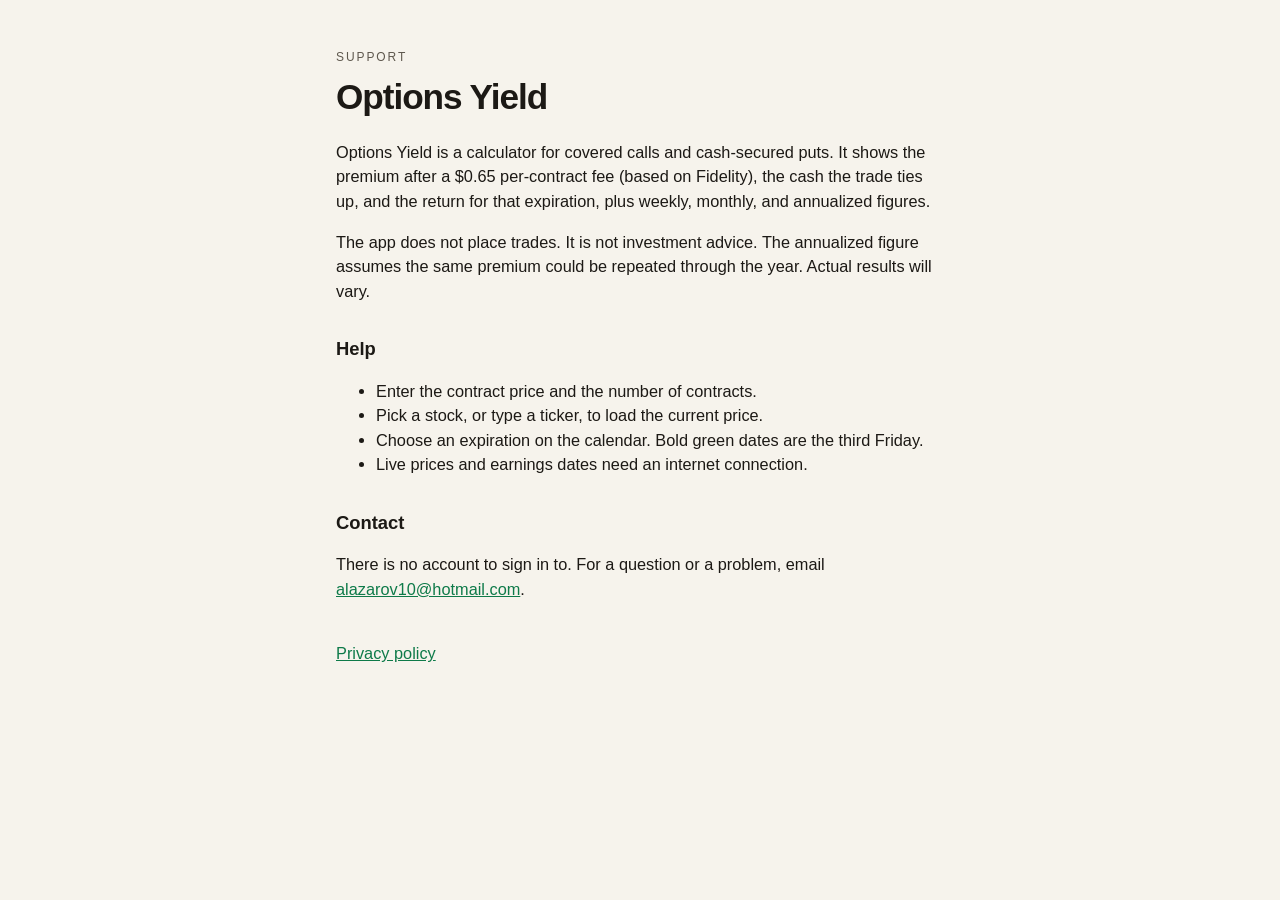
<file: index.html>
<!DOCTYPE html>
<html lang="en">
<head>
  <meta charset="utf-8" />
  <meta name="viewport" content="width=device-width, initial-scale=1" />
  <title>Options Yield — Support</title>
  <link rel="stylesheet" href="site.css" />
</head>
<body>
  <main>
    <p class="kicker">Support</p>
    <h1>Options Yield</h1>
    <p>Options Yield is a calculator for covered calls and cash-secured puts. It shows the premium after a $0.65 per-contract fee (based on Fidelity), the cash the trade ties up, and the return for that expiration, plus weekly, monthly, and annualized figures.</p>
    <p>The app does not place trades. It is not investment advice. The annualized figure assumes the same premium could be repeated through the year. Actual results will vary.</p>
    <h2>Help</h2>
    <ul>
      <li>Enter the contract price and the number of contracts.</li>
      <li>Pick a stock, or type a ticker, to load the current price.</li>
      <li>Choose an expiration on the calendar. Bold green dates are the third Friday.</li>
      <li>Live prices and earnings dates need an internet connection.</li>
    </ul>
    <h2>Contact</h2>
    <p>There is no account to sign in to. For a question or a problem, email <a href="mailto:alazarov10@hotmail.com">alazarov10@hotmail.com</a>.</p>
    <p class="foot"><a href="privacy.html">Privacy policy</a></p>
  </main>
</body>
</html>
</file>
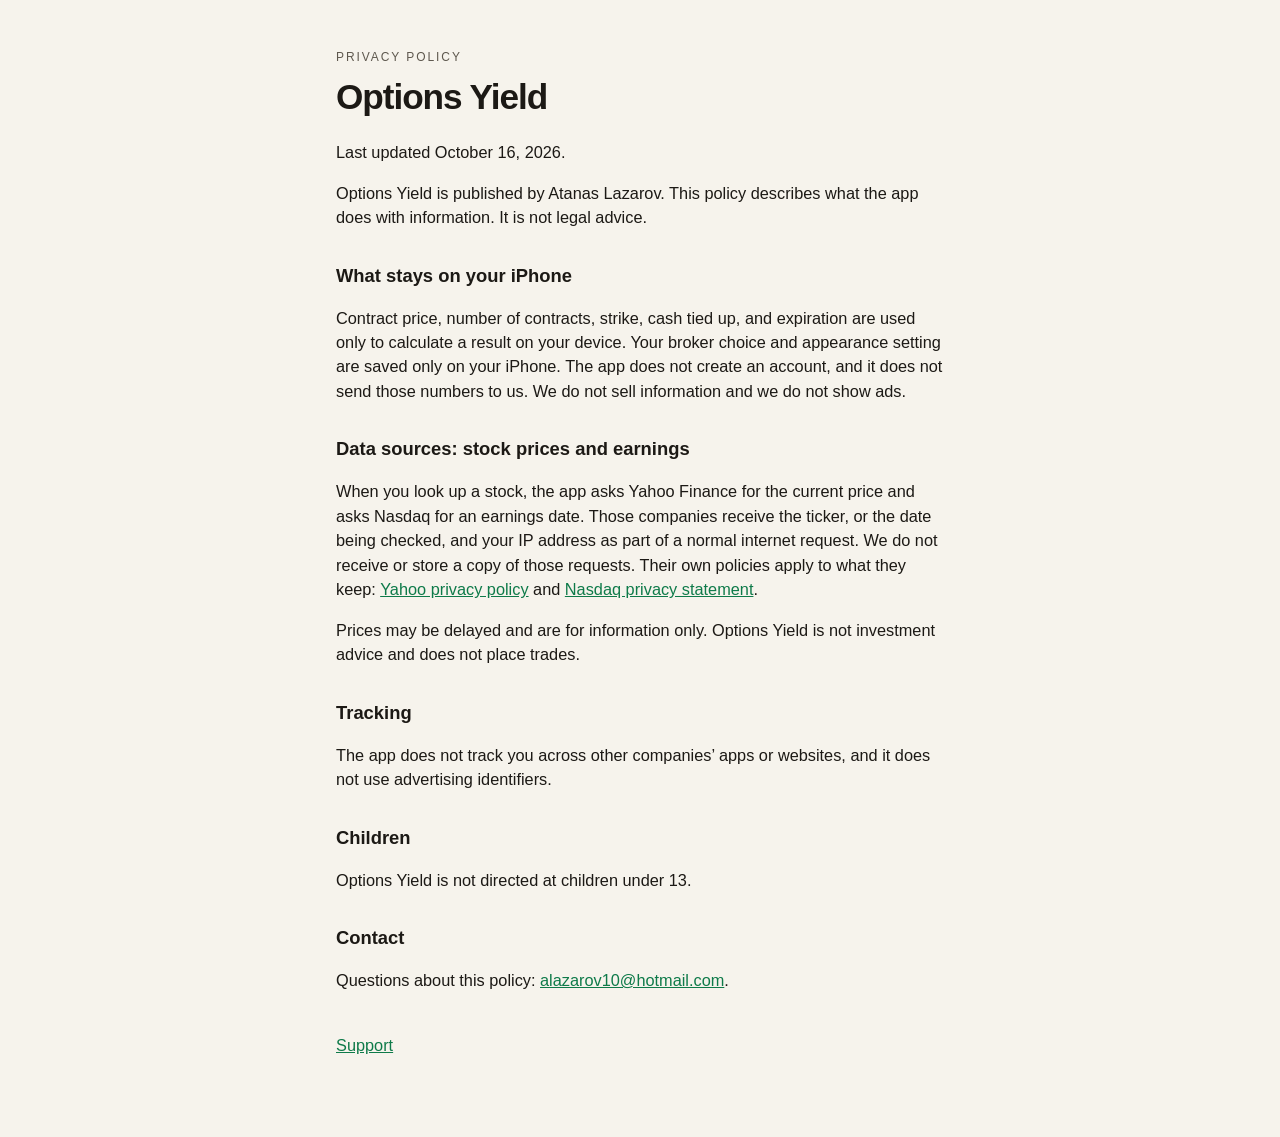
<file: privacy.html>
<!DOCTYPE html>
<html lang="en">
<head>
  <meta charset="utf-8" />
  <meta name="viewport" content="width=device-width, initial-scale=1" />
  <title>Options Yield — Privacy Policy</title>
  <link rel="stylesheet" href="site.css" />
</head>
<body>
  <main>
    <p class="kicker">Privacy policy</p>
    <h1>Options Yield</h1>
    <p>Last updated October 16, 2026.</p>
    <p>Options Yield is published by Atanas Lazarov. This policy describes what the app does with information. It is not legal advice.</p>
    <h2>What stays on your iPhone</h2>
    <p>Contract price, number of contracts, strike, cash tied up, and expiration are used only to calculate a result on your device. Your broker choice and appearance setting are saved only on your iPhone. The app does not create an account, and it does not send those numbers to us. We do not sell information and we do not show ads.</p>
    <h2>Data sources: stock prices and earnings</h2>
    <p>When you look up a stock, the app asks Yahoo Finance for the current price and asks Nasdaq for an earnings date. Those companies receive the ticker, or the date being checked, and your IP address as part of a normal internet request. We do not receive or store a copy of those requests. Their own policies apply to what they keep: <a href="https://legal.yahoo.com/us/en/yahoo/privacy/index.html">Yahoo privacy policy</a> and <a href="https://www.nasdaq.com/privacy-statement">Nasdaq privacy statement</a>.</p>
    <p>Prices may be delayed and are for information only. Options Yield is not investment advice and does not place trades.</p>
    <h2>Tracking</h2>
    <p>The app does not track you across other companies’ apps or websites, and it does not use advertising identifiers.</p>
    <h2>Children</h2>
    <p>Options Yield is not directed at children under 13.</p>
    <h2>Contact</h2>
    <p>Questions about this policy: <a href="mailto:alazarov10@hotmail.com">alazarov10@hotmail.com</a>.</p>
    <p class="foot"><a href="index.html">Support</a></p>
  </main>
</body>
</html>
</file>
<file: site.css>
:root { color-scheme: light dark; }
body {
  margin: 0;
  font-family: -apple-system, BlinkMacSystemFont, "Segoe UI", sans-serif;
  background: #f6f3ec;
  color: #1c1915;
  line-height: 1.5;
}
main { max-width: 38rem; margin: 0 auto; padding: 3rem 1.25rem 4rem; }
.kicker { margin: 0; letter-spacing: 0.16em; text-transform: uppercase; font-size: 0.75rem; color: #5e584e; }
h1 { margin: 0.3rem 0 1rem; font-size: 2.2rem; letter-spacing: -0.03em; }
h2 { margin: 2rem 0 0.4rem; font-size: 1.15rem; }
p, li { font-size: 1.02rem; }
a { color: #0e7a49; }
.foot { margin-top: 2.5rem; }
@media (prefers-color-scheme: dark) {
  body { background: #101216; color: #f4f1ea; }
  .kicker { color: #b7b0a4; }
  a { color: #3ddc84; }
}
</file>
